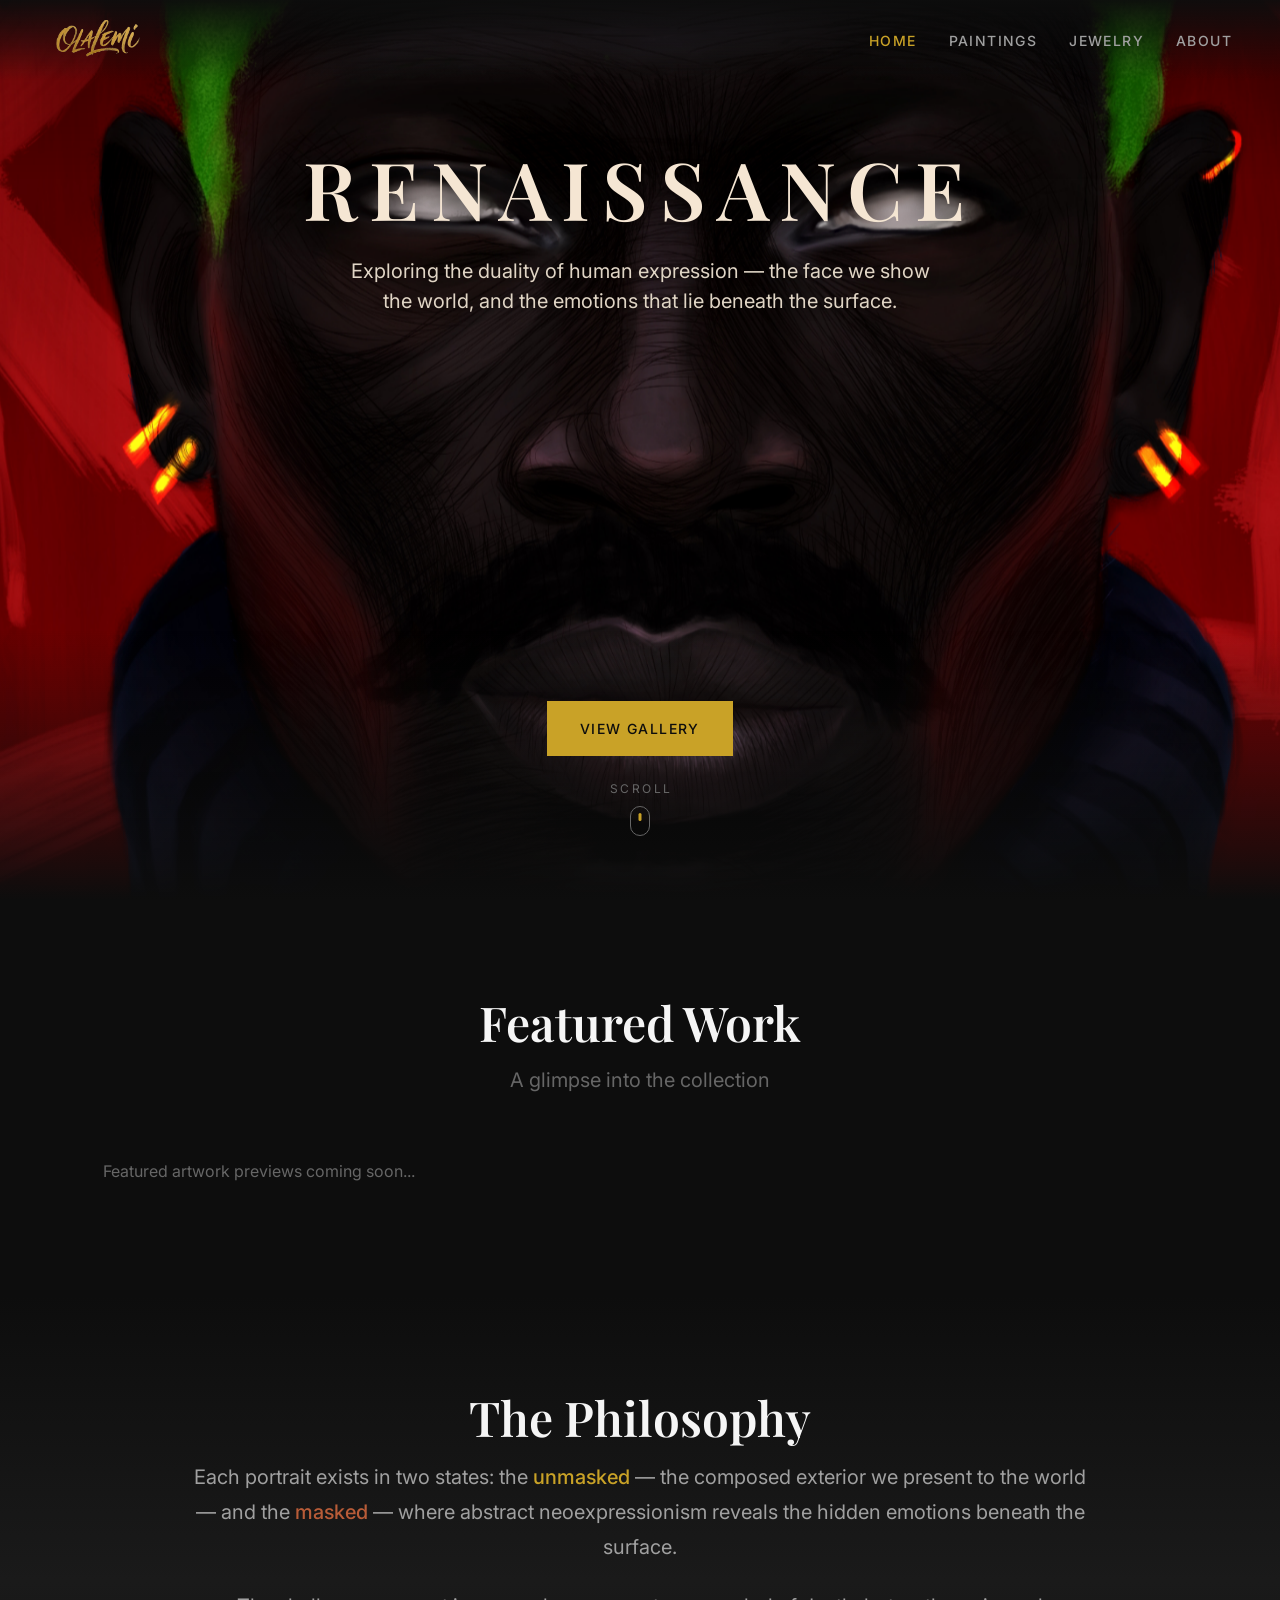
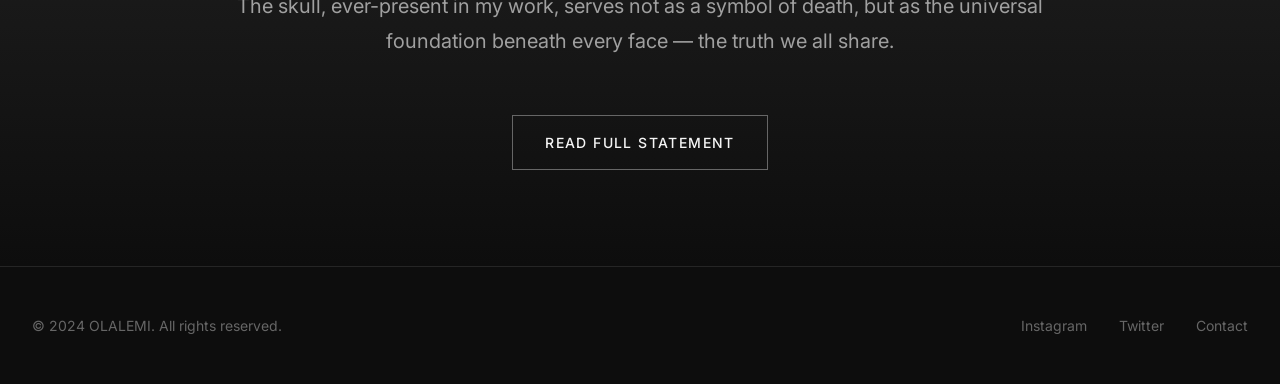
<file: index.html>
<!DOCTYPE html>
<html lang="en">

<head>
    <meta charset="UTF-8">
    <meta name="viewport" content="width=device-width, initial-scale=1.0">
    <meta name="description"
        content="Digital artist and 3D jewelry CAD designer exploring the duality of human emotion through masked and unmasked portraits.">

    <title>Artist Portfolio | Digital Art & 3D Jewelry Design</title>

    <!-- Fonts -->
    <link rel="preconnect" href="https://fonts.googleapis.com">
    <link rel="preconnect" href="https://fonts.gstatic.com" crossorigin>
    <link
        href="https://fonts.googleapis.com/css2?family=Playfair+Display:wght@400;500;600;700&family=Inter:wght@300;400;500;600&display=swap"
        rel="stylesheet">

    <!-- Styles -->
    <link rel="stylesheet" href="css/styles.css">
    <link rel="stylesheet" href="css/landing.css">
</head>

<body>
    <!-- Navigation -->
    <nav class="nav" id="nav">
        <a href="index.html" class="nav__logo"><img src="assets/olalemi-logo.png" alt="OLALEMI"
                class="nav__logo-img"></a>
        <ul class="nav__links" id="navLinks">
            <li><a href="index.html" class="nav__link active">Home</a></li>
            <li><a href="paintings.html" class="nav__link">Paintings</a></li>
            <li><a href="jewelry.html" class="nav__link">Jewelry</a></li>
            <li><a href="about.html" class="nav__link">About</a></li>
        </ul>
        <button class="nav__hamburger" id="navHamburger" aria-label="Toggle menu">
            <span></span><span></span><span></span>
        </button>
    </nav>

    <!-- Hero Section -->
    <section class="hero" id="hero">
        <div class="hero__background">
            <!-- The Expressionist (unmasked) will be placed here -->
            <img src="assets/paintings/landing page.png" alt="OLALEMI - Digital Portrait" class="hero__image"
                id="heroImage">
            <div class="hero__overlay"></div>
        </div>

        <div class="hero__content">
            <h1 class="hero__title">
                RENAISSANCE
            </h1>
            <p class="hero__subtitle">
                Exploring the duality of human expression — the face we show the world,
                and the emotions that lie beneath the surface.
            </p>
            <a href="paintings.html" class="btn btn--primary">View Gallery</a>
            <div class="scroll-indicator">
                <span>Scroll</span>
                <div class="scroll-indicator__arrow"></div>
            </div>
        </div>
    </section>

    <!-- Featured Work Preview -->
    <section class="section section--featured">
        <div class="container">
            <header class="section__header">
                <h2 class="section__title">Featured Work</h2>
                <p class="section__subtitle">A glimpse into the collection</p>
            </header>

            <div class="featured-grid" id="featuredGrid">
                <!-- Featured works will be dynamically loaded or added here -->
                <p class="text-muted" style="text-align: center;">
                    Featured artwork previews coming soon...
                </p>
            </div>
        </div>
    </section>

    <!-- Artist Statement Preview -->
    <section class="section section--statement">
        <div class="container">
            <div class="statement-content">
                <h2 class="section__title">The Philosophy</h2>
                <p class="statement-text">
                    Each portrait exists in two states: the <strong class="text-gold">unmasked</strong> —
                    the composed exterior we present to the world — and the <strong
                        class="text-terracotta">masked</strong> —
                    where abstract neoexpressionism reveals the hidden emotions beneath the surface.
                </p>
                <p class="statement-text">
                    The skull, ever-present in my work, serves not as a symbol of death,
                    but as the universal foundation beneath every face — the truth we all share.
                </p>
                <a href="about.html" class="btn btn--outline mt-xl">Read Full Statement</a>
            </div>
        </div>
    </section>

    <!-- Footer -->
    <footer class="footer">
        <div class="container">
            <div class="footer__content">
                <p class="footer__copyright">
                    &copy; 2024 OLALEMI. All rights reserved.
                </p>
                <div class="footer__links">
                    <a href="#" class="footer__link">Instagram</a>
                    <a href="#" class="footer__link">Twitter</a>
                    <a href="mailto:contact@artist.com" class="footer__link">Contact</a>
                </div>
            </div>
        </div>
    </footer>

    <!-- Scripts -->
    <script src="js/main.js"></script>
</body>

</html>
</file>
<file: css/styles.css>
/* ==========================================
   PORTFOLIO WEBSITE - Design System
   Dark Gallery with Warm Accents
   ========================================== */

/* ---------- CSS Variables (Design Tokens) ---------- */
:root {
  /* Colors - Dark Gallery Palette */
  --color-bg-primary: #0D0D0D;
  --color-bg-secondary: #1A1A1A;
  --color-bg-tertiary: #252525;

  --color-text-primary: #F5F5F5;
  --color-text-secondary: #A0A0A0;
  --color-text-muted: #666666;

  --color-accent-gold: #C9A227;
  --color-accent-terracotta: #B85C38;
  --color-accent-gold-hover: #E0B830;
  --color-cream: #F5E6D3;
  --color-cream-muted: #E0D5C5;

  /* Typography */
  --font-heading: 'Playfair Display', Georgia, serif;
  --font-body: 'Inter', -apple-system, BlinkMacSystemFont, sans-serif;

  --font-size-xs: 0.75rem;
  --font-size-sm: 0.875rem;
  --font-size-base: 1rem;
  --font-size-lg: 1.25rem;
  --font-size-xl: 1.5rem;
  --font-size-2xl: 2rem;
  --font-size-3xl: 3rem;
  --font-size-4xl: 4rem;
  --font-size-hero: clamp(3rem, 8vw, 6rem);

  --font-weight-light: 300;
  --font-weight-regular: 400;
  --font-weight-medium: 500;
  --font-weight-semibold: 600;

  --line-height-tight: 1.1;
  --line-height-normal: 1.5;
  --line-height-relaxed: 1.75;

  /* Spacing */
  --space-xs: 0.25rem;
  --space-sm: 0.5rem;
  --space-md: 1rem;
  --space-lg: 1.5rem;
  --space-xl: 2rem;
  --space-2xl: 3rem;
  --space-3xl: 4rem;
  --space-4xl: 6rem;

  /* Layout */
  --max-width: 1400px;
  --max-width-narrow: 900px;
  --nav-height: 80px;

  /* Transitions */
  --transition-fast: 150ms ease;
  --transition-base: 300ms ease;
  --transition-slow: 500ms ease;
  --transition-slower: 800ms ease;

  /* Shadows & Effects */
  --shadow-subtle: 0 2px 10px rgba(0, 0, 0, 0.3);
  --shadow-medium: 0 4px 20px rgba(0, 0, 0, 0.4);
  --shadow-strong: 0 8px 40px rgba(0, 0, 0, 0.5);

  /* Z-index layers */
  --z-base: 1;
  --z-overlay: 100;
  --z-modal: 200;
  --z-nav: 300;
}

/* ---------- Reset & Base Styles ---------- */
*,
*::before,
*::after {
  box-sizing: border-box;
  margin: 0;
  padding: 0;
}

html {
  font-size: 16px;
  scroll-behavior: smooth;
  -webkit-font-smoothing: antialiased;
  -moz-osx-font-smoothing: grayscale;
}

body {
  font-family: var(--font-body);
  font-size: var(--font-size-base);
  font-weight: var(--font-weight-regular);
  line-height: var(--line-height-normal);
  color: var(--color-text-primary);
  background-color: var(--color-bg-primary);
  overflow-x: hidden;
}

/* ---------- Typography ---------- */
h1,
h2,
h3,
h4,
h5,
h6 {
  font-family: var(--font-heading);
  font-weight: var(--font-weight-semibold);
  line-height: var(--line-height-tight);
  color: var(--color-text-primary);
}

h1 {
  font-size: var(--font-size-hero);
}

h2 {
  font-size: var(--font-size-3xl);
}

h3 {
  font-size: var(--font-size-2xl);
}

h4 {
  font-size: var(--font-size-xl);
}

p {
  color: var(--color-text-secondary);
  margin-bottom: var(--space-md);
}

a {
  color: var(--color-accent-gold);
  text-decoration: none;
  transition: color var(--transition-fast);
}

a:hover {
  color: var(--color-accent-gold-hover);
}

/* ---------- Selection ---------- */
::selection {
  background-color: var(--color-accent-gold);
  color: var(--color-bg-primary);
}

/* ---------- Navigation ---------- */
.nav {
  position: fixed;
  top: 0;
  left: 0;
  right: 0;
  height: var(--nav-height);
  display: flex;
  align-items: center;
  justify-content: space-between;
  padding: 0 var(--space-2xl);
  background: linear-gradient(to bottom, rgba(13, 13, 13, 0.95), rgba(13, 13, 13, 0));
  z-index: var(--z-nav);
  transition: background var(--transition-base), transform 0.35s ease;
}

.nav--hidden {
  transform: translateY(-100%);
}

.nav.scrolled {
  background: rgba(13, 13, 13, 0.98);
  backdrop-filter: blur(10px);
}

/* Remove backdrop-filter when menu is open to prevent
   fixed-position overlay from being constrained to nav height */
.nav.scrolled.nav--open {
  backdrop-filter: none;
  -webkit-backdrop-filter: none;
}

.nav__logo {
  font-family: var(--font-heading);
  font-size: var(--font-size-xl);
  font-weight: var(--font-weight-bold);
  color: var(--color-text-primary);
  letter-spacing: 0.05em;
  text-transform: uppercase;
  display: flex;
  align-items: center;
}

.nav__logo-img {
  height: 85px;
  width: auto;
  display: block;
  transform: scaleX(1.15);
  transform-origin: left center;
}

.nav__links {
  display: flex;
  gap: var(--space-xl);
  list-style: none;
}

.nav__link {
  font-size: var(--font-size-sm);
  font-weight: var(--font-weight-medium);
  color: var(--color-text-secondary);
  text-transform: uppercase;
  letter-spacing: 0.1em;
  transition: color var(--transition-fast);
  position: relative;
}

.nav__link::after {
  content: '';
  position: absolute;
  bottom: -4px;
  left: 0;
  width: 0;
  height: 1px;
  background-color: var(--color-accent-gold);
  transition: width var(--transition-base);
}

.nav__link:hover {
  color: var(--color-text-primary);
}

.nav__link:hover::after {
  width: 100%;
}

.nav__link.active {
  color: var(--color-accent-gold);
}

/* ---------- Hero Section ---------- */
.hero {
  position: relative;
  min-height: 100vh;
  display: flex;
  align-items: flex-start;
  justify-content: center;
  overflow: hidden;
  background-color: #1a0505;
  /* Fallback dark red */
}

.hero__background {
  position: absolute;
  inset: 0;
  z-index: 1;
  display: flex;
  align-items: center;
  justify-content: center;
}

.hero__image {
  width: 100%;
  height: 100%;
  object-fit: cover;
  object-position: center center;
  transform: scale(1);
  transition: transform 0.8s ease-out, opacity 1s ease;
  opacity: 0;
}

.hero.loaded .hero__image {
  opacity: 1;
}

/* Subtle zoom on hover */
/* Subtle zoom on hover */
.hero:hover .hero__image {
  transform: scale(1.05);
  transition: transform 0.6s ease-out;
}

/* Portrait-oriented hero image - centered with dark space */
.hero__image--portrait {
  width: auto;
  height: 100%;
  max-width: 60%;
  object-fit: contain;
  opacity: 0;
  transform: scale(1);
  transition: opacity 1.2s ease, transform 0.5s ease;
}

.hero.loaded .hero__image--portrait {
  opacity: 1;
}

.hero__overlay {
  position: absolute;
  inset: 0;
  background: linear-gradient(to bottom,
      rgba(0, 0, 0, 0.3) 0%,
      rgba(0, 0, 0, 0) 20%,
      rgba(0, 0, 0, 0) 70%,
      rgba(13, 13, 13, 0.8) 95%,
      rgba(13, 13, 13, 1) 100%);
  z-index: 2;
}

.hero__content {
  position: relative;
  z-index: 3;
  display: flex;
  flex-direction: column;
  align-items: center;
  width: 100%;
  min-height: 100vh;
  padding: var(--space-2xl);
  padding-top: calc(var(--nav-height) + var(--space-3xl));
  padding-bottom: var(--space-3xl);
  max-width: var(--max-width-narrow);
  opacity: 0;
  transform: translateY(30px);
  animation: fadeInUp 1s ease forwards;
  animation-delay: 0.8s;
}

.hero__title {
  margin-bottom: var(--space-lg);
  text-shadow: 0 4px 30px rgba(0, 0, 0, 0.8);
  letter-spacing: 0.15em;
  font-size: clamp(2.5rem, 10vw, 5rem);
  color: var(--color-cream);
}

.hero__subtitle {
  font-size: var(--font-size-lg);
  color: var(--color-cream-muted);
  max-width: 600px;
  margin: 0 auto var(--space-lg);
  text-align: center;
  text-shadow: 0 2px 10px rgba(0, 0, 0, 0.5);
}

.hero__content .btn {
  margin-top: auto;
}

/* Scroll Indicator */
.scroll-indicator {
  display: flex;
  flex-direction: column;
  align-items: center;
  gap: var(--space-sm);
  color: var(--color-text-muted);
  font-size: var(--font-size-xs);
  text-transform: uppercase;
  margin-top: var(--space-lg);
  animation: fadeIn 1s ease forwards;
  animation-delay: 1.5s;
  opacity: 0;
  z-index: 10;
}

.scroll-indicator span {
  letter-spacing: 0.2em;
  margin-right: -0.2em;
  /* Optical centering fix */
}

.scroll-indicator__arrow {
  width: 20px;
  height: 30px;
  border: 1px solid var(--color-text-muted);
  border-radius: 10px;
  position: relative;
}

.scroll-indicator__arrow::before {
  content: '';
  position: absolute;
  top: 6px;
  left: 50%;
  transform: translateX(-50%);
  width: 3px;
  height: 8px;
  background-color: var(--color-accent-gold);
  border-radius: 2px;
  animation: scrollBounce 2s infinite;
}

/* ---------- Sections ---------- */
.section {
  padding: var(--space-4xl) var(--space-2xl);
}

.section__header {
  text-align: center;
  margin-bottom: var(--space-3xl);
}

.section__title {
  margin-bottom: var(--space-md);
}

.section__subtitle {
  font-size: var(--font-size-lg);
  color: var(--color-text-muted);
}

/* ---------- Container ---------- */
.container {
  max-width: var(--max-width);
  margin: 0 auto;
  padding: 0 var(--space-xl);
}

/* ---------- Buttons ---------- */
.btn {
  display: inline-flex;
  align-items: center;
  gap: var(--space-sm);
  padding: var(--space-md) var(--space-xl);
  font-family: var(--font-body);
  font-size: var(--font-size-sm);
  font-weight: var(--font-weight-medium);
  text-transform: uppercase;
  letter-spacing: 0.1em;
  border: 1px solid transparent;
  cursor: pointer;
  transition: all var(--transition-base);
}

.btn--primary {
  background-color: var(--color-accent-gold);
  color: var(--color-bg-primary);
  border-color: var(--color-accent-gold);
}

.btn--primary:hover {
  background-color: transparent;
  color: var(--color-accent-gold);
}

.btn--outline {
  background-color: transparent;
  color: var(--color-text-primary);
  border-color: var(--color-text-muted);
}

.btn--outline:hover {
  border-color: var(--color-accent-gold);
  color: var(--color-accent-gold);
}

/* ---------- Animations ---------- */
@keyframes fadeInUp {
  from {
    opacity: 0;
    transform: translateY(30px);
  }

  to {
    opacity: 1;
    transform: translateY(0);
  }
}

@keyframes fadeInUpCentered {
  from {
    opacity: 0;
    transform: translateX(-50%) translateY(30px);
  }

  to {
    opacity: 1;
    transform: translateX(-50%) translateY(0);
  }
}

@keyframes fadeIn {
  from {
    opacity: 0;
  }

  to {
    opacity: 1;
  }
}

@keyframes scrollBounce {

  0%,
  100% {
    transform: translateX(-50%) translateY(0);
  }

  50% {
    transform: translateX(-50%) translateY(6px);
  }
}

/* ---------- Utility Classes ---------- */
.text-gold {
  color: var(--color-accent-gold);
}

.text-terracotta {
  color: var(--color-accent-terracotta);
}

.text-muted {
  color: var(--color-text-muted);
}

.mt-sm {
  margin-top: var(--space-sm);
}

.mt-md {
  margin-top: var(--space-md);
}

.mt-lg {
  margin-top: var(--space-lg);
}

.mt-xl {
  margin-top: var(--space-xl);
}

.mb-sm {
  margin-bottom: var(--space-sm);
}

.mb-md {
  margin-bottom: var(--space-md);
}

.mb-lg {
  margin-bottom: var(--space-lg);
}

.mb-xl {
  margin-bottom: var(--space-xl);
}

/* ---------- Hamburger Menu (hidden on desktop) ---------- */
.nav__hamburger {
  display: none;
  background: none;
  border: none;
  cursor: pointer;
  width: 28px;
  height: 20px;
  position: relative;
  z-index: 1001;
  padding: 0;
}

.nav__hamburger span {
  display: block;
  width: 100%;
  height: 2px;
  background-color: var(--color-text-primary);
  border-radius: 2px;
  transition: all 0.3s ease;
  position: absolute;
  left: 0;
}

.nav__hamburger span:nth-child(1) {
  top: 0;
}

.nav__hamburger span:nth-child(2) {
  top: 50%;
  transform: translateY(-50%);
}

.nav__hamburger span:nth-child(3) {
  bottom: 0;
}

/* Hamburger → X animation */
.nav--open .nav__hamburger span:nth-child(1) {
  top: 50%;
  transform: translateY(-50%) rotate(45deg);
}

.nav--open .nav__hamburger span:nth-child(2) {
  opacity: 0;
}

.nav--open .nav__hamburger span:nth-child(3) {
  bottom: 50%;
  transform: translateY(50%) rotate(-45deg);
}

/* ---------- Responsive ---------- */
@media (max-width: 768px) {
  :root {
    --nav-height: 60px;
  }

  /* --- Navigation: Hamburger + Overlay --- */
  .nav {
    padding: 0 var(--space-lg);
  }

  .nav__hamburger {
    display: block;
    width: 22px;
    height: 16px;
  }

  .nav__links {
    position: fixed;
    inset: 0;
    background: rgba(13, 13, 13, 0.98);
    backdrop-filter: blur(20px);
    -webkit-backdrop-filter: blur(20px);
    display: flex;
    flex-direction: column;
    align-items: center;
    justify-content: center;
    gap: var(--space-2xl);
    opacity: 0;
    pointer-events: none;
    transition: opacity 0.3s ease;
    z-index: 1000;
  }

  .nav--open .nav__links {
    opacity: 1;
    pointer-events: auto;
  }

  .nav__link {
    font-size: var(--font-size-xl);
    letter-spacing: 0.15em;
  }

  .nav__link::after {
    bottom: -6px;
  }

  /* --- Hero Section: Spacing, Sizing, Centering --- */
  .hero {
    min-height: 85vh;
  }

  .hero__image {
    object-position: center 30%;
  }

  .hero__content {
    padding: var(--space-lg);
    padding-top: calc(var(--nav-height) + var(--space-xl));
    padding-bottom: var(--space-2xl);
    text-align: center;
    min-height: 85vh;
  }

  .hero__title {
    font-size: clamp(1.8rem, 7vw, 2.5rem);
  }

  .hero__subtitle {
    font-size: 0.9rem;
    text-align: center;
    padding: 0 var(--space-md);
    margin-bottom: var(--space-lg);
  }


  .section {
    padding: var(--space-3xl) var(--space-lg);
  }
}

@media (max-width: 480px) {
  .hero__title {
    font-size: clamp(1.6rem, 6.5vw, 2.2rem);
  }

  .hero__subtitle {
    font-size: 0.85rem;
  }
}
</file>
<file: css/landing.css>
/* ==========================================
   Additional Styles for Landing Page
   ========================================== */

/* ---------- Statement Section ---------- */
.section--statement {
    background: linear-gradient(to bottom,
            var(--color-bg-primary) 0%,
            var(--color-bg-secondary) 50%,
            var(--color-bg-primary) 100%);
}

.statement-content {
    max-width: var(--max-width-narrow);
    margin: 0 auto;
    text-align: center;
}

.statement-text {
    font-size: var(--font-size-lg);
    line-height: var(--line-height-relaxed);
    color: var(--color-text-secondary);
    margin-bottom: var(--space-lg);
}

.statement-text strong {
    font-weight: var(--font-weight-medium);
}

/* ---------- Featured Grid ---------- */
.section--featured {
    background-color: var(--color-bg-primary);
}

.featured-grid {
    display: grid;
    grid-template-columns: repeat(3, 1fr);
    gap: var(--space-lg);
}

@media (max-width: 768px) {
    .featured-grid {
        grid-template-columns: 1fr;
    }
}

/* ---------- Footer ---------- */
.footer {
    padding: var(--space-2xl) 0;
    border-top: 1px solid var(--color-bg-tertiary);
}

.footer__content {
    display: flex;
    justify-content: space-between;
    align-items: center;
    flex-wrap: wrap;
    gap: var(--space-lg);
}

.footer__copyright {
    font-size: var(--font-size-sm);
    color: var(--color-text-muted);
    margin: 0;
}

.footer__links {
    display: flex;
    gap: var(--space-xl);
}

.footer__link {
    font-size: var(--font-size-sm);
    color: var(--color-text-muted);
    transition: color var(--transition-fast);
}

.footer__link:hover {
    color: var(--color-accent-gold);
}

@media (max-width: 480px) {
    .footer__content {
        flex-direction: column;
        text-align: center;
    }
}

/* ---------- Parallax Effect (Enhanced Hero) ---------- */
.hero {
    perspective: 1000px;
}

.hero__background {
    transform-style: preserve-3d;
}

/* ---------- Page Transition ---------- */
body {
    opacity: 0;
    animation: pageLoad 0.6s ease forwards;
}

@keyframes pageLoad {
    to {
        opacity: 1;
    }
}

/* ---------- Loading State ---------- */
.hero__image {
    opacity: 0;
    transition: opacity 0.8s ease, transform 8s ease-out;
}

.hero.loaded .hero__image {
    opacity: 1;
}
</file>
